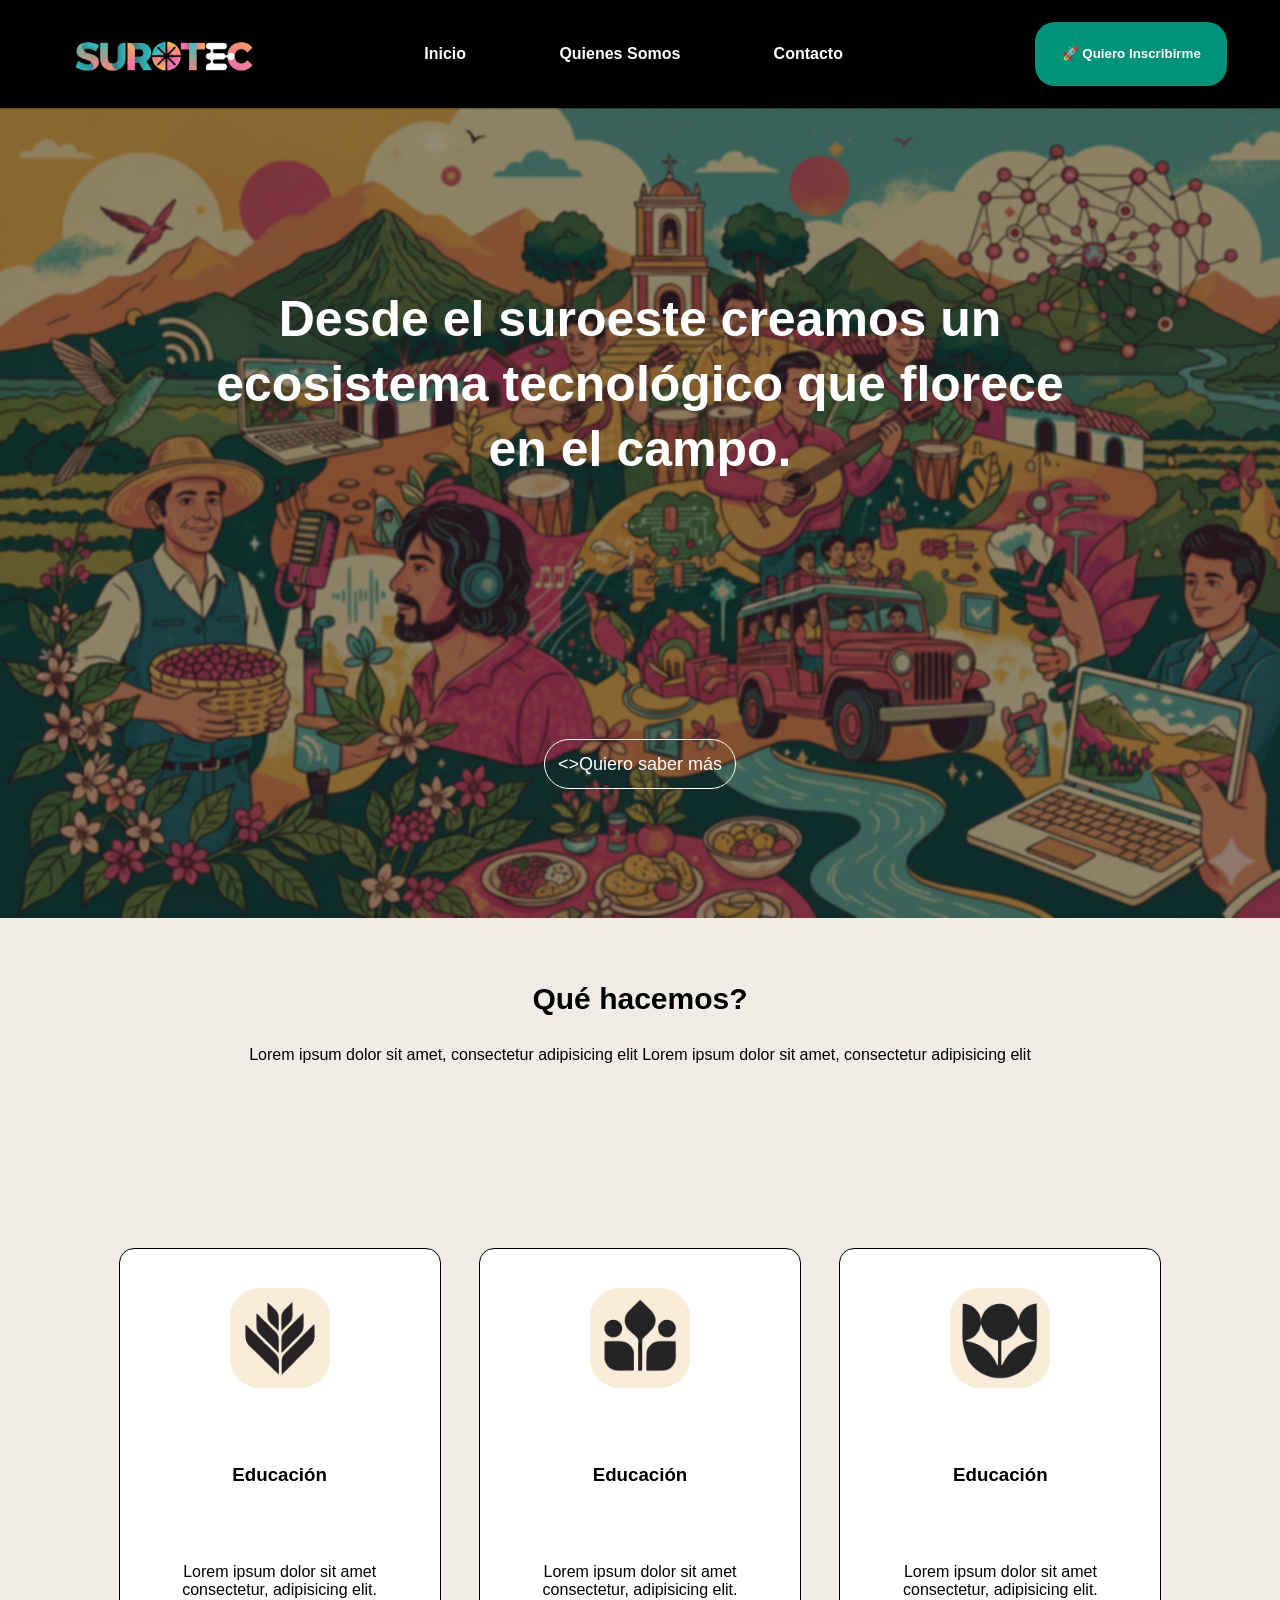
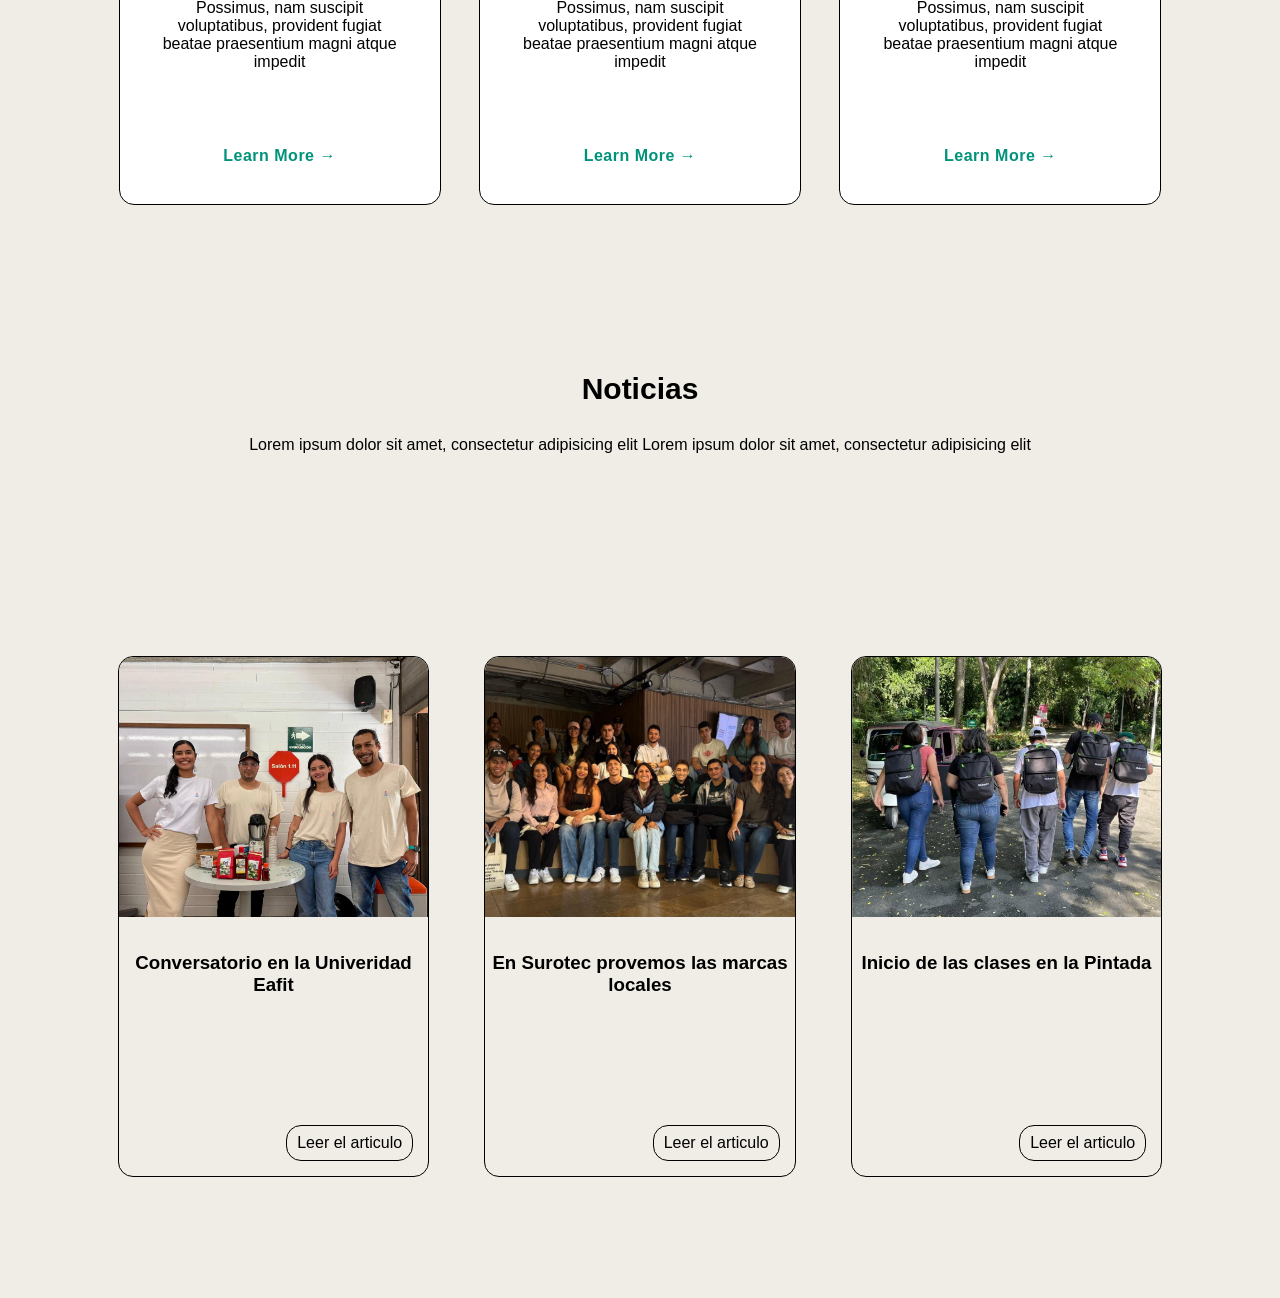
<file: index.html>
<!DOCTYPE html>
<html lang="en">

<head>
  <meta charset="UTF-8">
  <meta name="viewport" content="width=device-width, initial-scale=1.0">
  <link rel="stylesheet" href="/css/style.css">
  <title>Document</title>
</head>

<body>
  <nav class="nav">
    <img src="/img/logo.png" alt="Logo de la Marca" class="logo">
    <ul class="list-navbar">
      <li><a href="">Inicio</a></li>
      <li><a href="">Quienes Somos</a></li>
      <li><a href="">Contacto</a></li>
    </ul>
   <button class="button-login" onclick="window.location.href='login.html'">🚀 Quiero Inscribirme</button>

  </nav>
  <section class="presentation">
    <div class="container-text">
      <h1 class="text-principal">Desde el suroeste creamos un ecosistema tecnológico que florece en el campo.</h1>
    </div>
    <button class="button-section-information">
      <>Quiero saber más</a>
  </section>
  <main class="content-block">
    <section class="content-title">
      <h2>Qué hacemos?</h2>
      <p>Lorem ipsum dolor sit amet, consectetur adipisicing elit Lorem ipsum dolor sit amet, consectetur adipisicing
        elit</p>
    </section>
    <section class="content-targets">
      <section class="target target-one">
        <img src="/img/education.png" alt="logo Educacion" class="img-main">
        <h3>Educación</h3>
        <p class="description-main">Lorem ipsum dolor sit amet consectetur, adipisicing elit. Possimus, nam suscipit
          voluptatibus, provident fugiat beatae praesentium magni atque impedit</p>
        <a href="" class="link-main">Learn More →</a>
      </section>
      <section class="target target-two">
        <img src="/img/empleabilidad.png" alt="logo Empleabilidad" class="img-main">
        <h3>Educación</h3>
        <p class="description-main">Lorem ipsum dolor sit amet consectetur, adipisicing elit. Possimus, nam suscipit
          voluptatibus, provident fugiat beatae praesentium magni atque impedit</p>
        <a href="" class="link-main">Learn More →</a>
      </section>
      <section class="target target-three">
        <img src="/img/comunity.png" alt="logo Comunidad" class="img-main">
        <h3>Educación</h3>
        <p class="description-main">Lorem ipsum dolor sit amet consectetur, adipisicing elit. Possimus, nam suscipit
          voluptatibus, provident fugiat beatae praesentium magni atque impedit</p>
        <a href="" class="link-main">Learn More →</a>
      </section>
    </section>
    </section>
  </main>
  <section class="content-block">
    <section class="content-title">
      <h2>Noticias</h2>
      <p>Lorem ipsum dolor sit amet, consectetur adipisicing elit Lorem ipsum dolor sit amet, consectetur adipisicing
        elit</p>
    </section>
    <section class="content-targets container-news">
      <section id="target-news">
        <section class="container-img-news">
          <img src="/img/new-one.jpg" alt="">
        </section>
        <h3>Conversatorio en la Univeridad Eafit</h3>
        <a href="">Leer el articulo</a>
      </section>
      <section id="target-news">
        <section class="container-img-news">
          <img src="/img/news-teo.jpg" alt="">
        </section>
        <h3>En Surotec provemos las marcas locales</h3>
        <a href="">Leer el articulo</a>
      </section>
      <section id="target-news">
        <section class="container-img-news">
          <img src="/img/news-three.jpg" alt="">
        </section>
        <h3>Inicio de las clases en la Pintada</h3>
        <a href="">Leer el articulo</a>
      </section>
    </section>
  </section>
  </main>
</body>

</html>
</file>
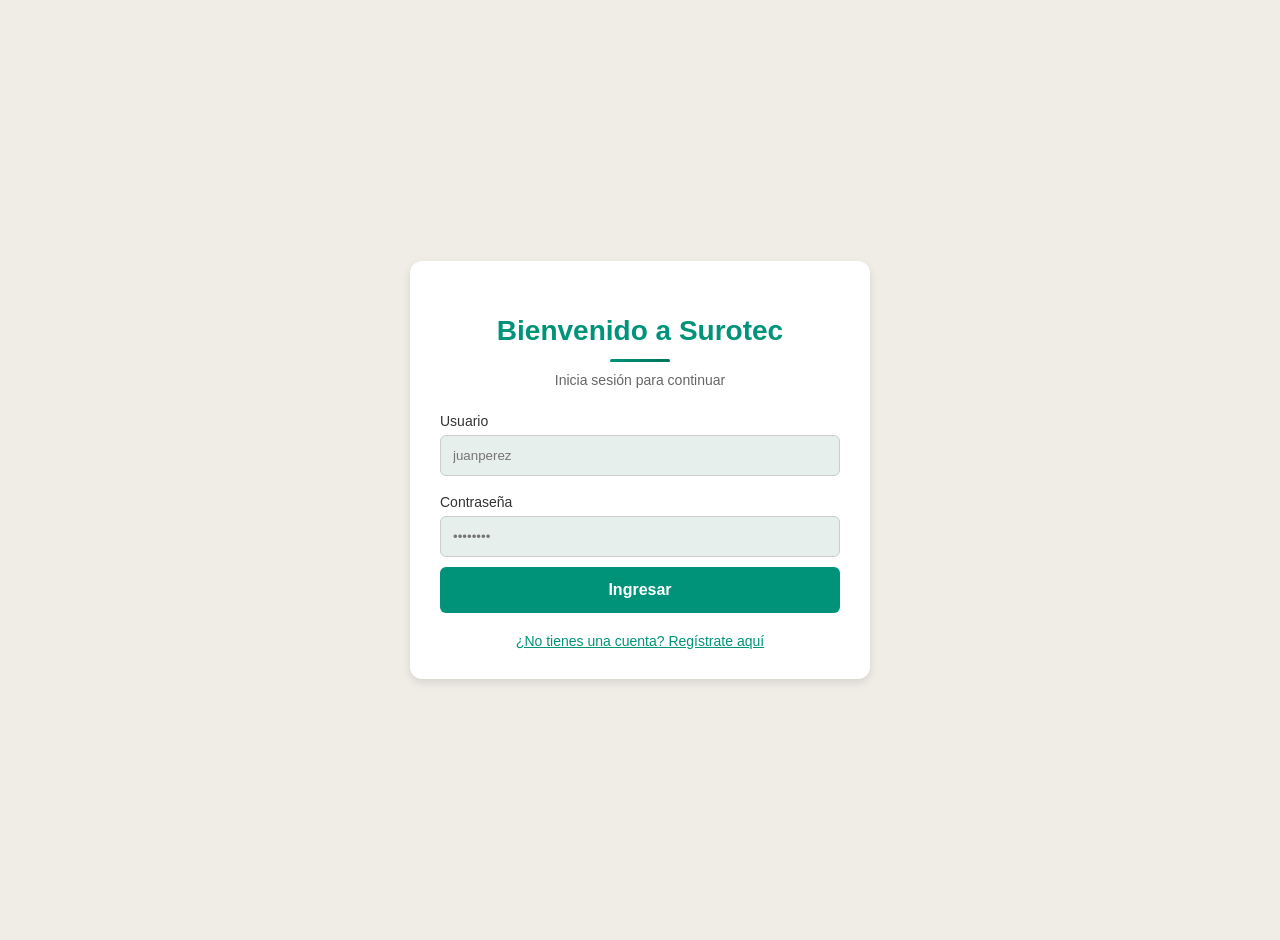
<file: login.html>
<!DOCTYPE html>
<html lang="es">
<head>
  <meta charset="UTF-8">
  <meta name="viewport" content="width=device-width, initial-scale=1.0">
  <title>Login - Surotec Academy</title>
  <link rel="stylesheet" href="./css/login.css">
</head>

<script src="/js/config.js" defer></script>
<script src="/js/login.js" defer></script>
<script src="/js/register.js" defer></script>
<script src="/js/toggleForms.js"></script>

<body>

  <div class="auth-container" id="loginContainer">
    <h2>Bienvenido a Surotec</h2>
    <p class="subtitle">Inicia sesión para continuar</p>
    <form id="loginForm">
      <div class="form-grid">
        <div class="form-group">
          <label for="loginUsername">Usuario</label>
          <input type="text" id="loginUsername" placeholder="juanperez" required>
        </div>
        <div class="form-group">
          <label for="loginPassword">Contraseña</label>
          <input type="password" id="loginPassword" placeholder="••••••••" required>
        </div>
      </div>
      <button type="submit">Ingresar</button>
    </form>
    <div class="toggle-form" onclick="toggleForm()">¿No tienes una cuenta? Regístrate aquí</div>
  </div>

  <!-- Register Form -->
  <div class="auth-container register" id="registerContainer" style="display: none;">
    <h2>Crear Cuenta</h2>
    <p class="subtitle">Completa tus datos para registrarte</p>
    <form id="registerForm">
      <div class="form-grid two-columns">
        <div class="form-group">
          <label for="registerDocumentType">Tipo de Documento</label>
          <select id="registerDocumentType" required>
            <option value="">Selecciona</option>
            <option value="CC">Cédula de Ciudadanía</option>
            <option value="TI">Tarjeta de Identidad</option>
            <option value="CE">Cédula de Extranjería</option>
            <option value="PAS">Pasaporte</option>
            <option value="RC">Registro Civil</option>
            <option value="NIT">NIT</option>
            <option value="PEP">Permiso Especial de Permanencia</option>
          </select>
        </div>
        <div class="form-group">
          <label for="registerDocumentNumber">Número de Documento</label>
          <input type="text" id="registerDocumentNumber" placeholder="123456789" required>
        </div>
        <div class="form-group">
          <label for="registerFirstName">Nombre</label>
          <input type="text" id="registerFirstName" placeholder="Juan" required>
        </div>
        <div class="form-group">
          <label for="registerLastName">Apellido</label>
          <input type="text" id="registerLastName" placeholder="Pérez" required>
        </div>
        <div class="form-group">
          <label for="registerUsername">Usuario</label>
          <input type="text" id="registerUsername" placeholder="juanperez" required>
        </div>
        <div class="form-group">
          <label for="registerEmail">Correo Electrónico</label>
          <input type="email" id="registerEmail" placeholder="juanperez@example.com" required>
        </div>
        <div class="form-group full-width">
          <label for="registerPassword">Contraseña</label>
          <input type="password" id="registerPassword" placeholder="••••••••" required>
        </div>
      </div>
      <button type="submit">Registrarse</button>
    </form>
    <p id="error-message" class="error"></p>
    <div class="toggle-form" onclick="toggleForm()">¿Ya tienes una cuenta? Inicia sesión aquí</div>
  </div>

</body>
</html>
</file>
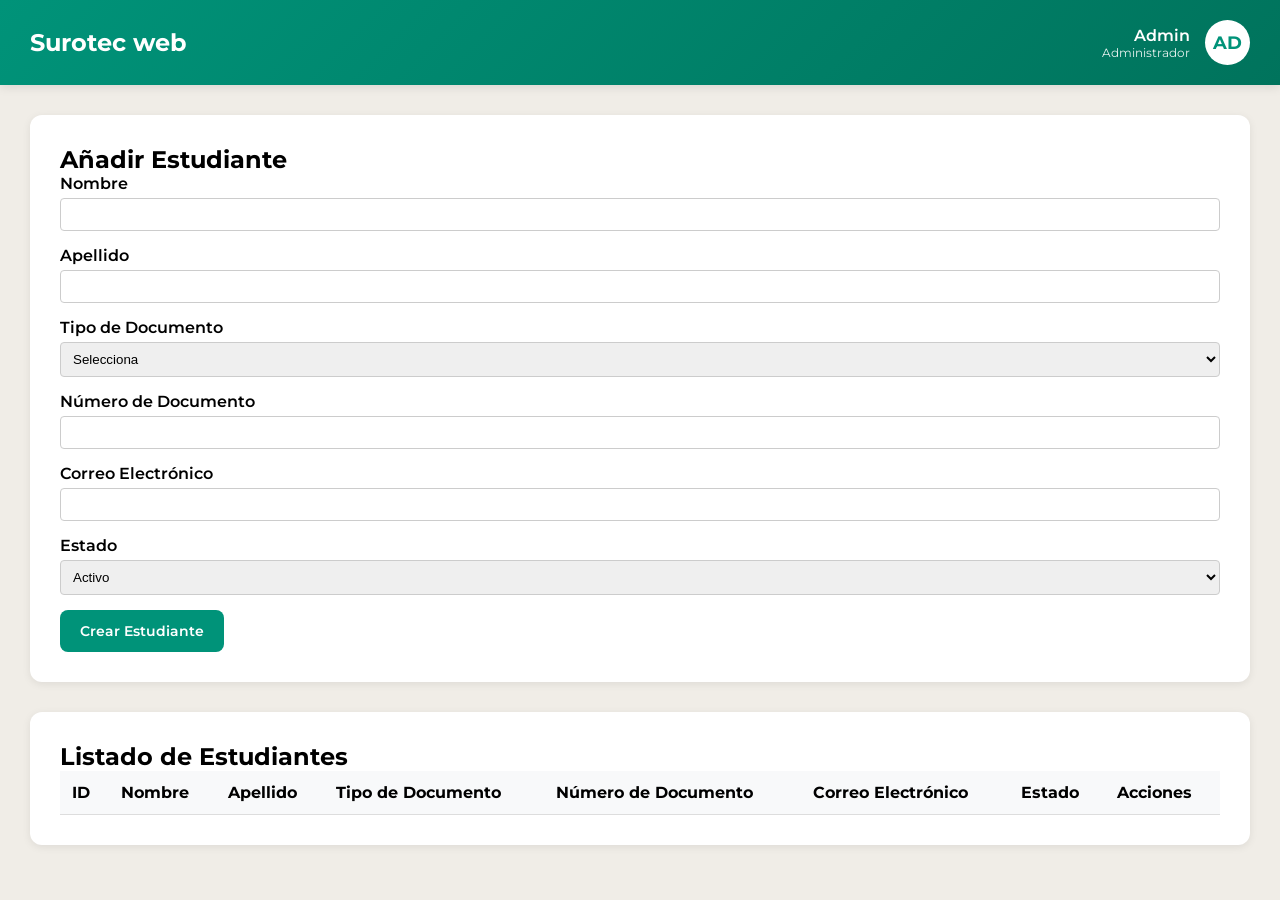
<file: student.html>
<!DOCTYPE html>
<html lang="es">

<head>
  <meta charset="UTF-8">
  <meta name="viewport" content="width=device-width, initial-scale=1.0">
  <title>Panel de Estudiantes - Surotec Academy</title>
  <link href="https://fonts.googleapis.com/css2?family=Montserrat:wght@400;500;600;700&display=swap" rel="stylesheet">

  <script src="/js/config.js" defer></script>  
  
  <style>
    * {
      margin: 0;
      padding: 0;
      box-sizing: border-box;
    }

    body {
      font-family: 'Montserrat', sans-serif;
      background-color: #f0ede7;
      min-height: 100vh;
    }

    /* Header */
    .header {
      background: linear-gradient(135deg, #009379 0%, #00735c 100%);
      color: white;
      padding: 20px 30px;
      box-shadow: 0 2px 10px rgba(0, 0, 0, 0.1);
    }

    .header-content {
      max-width: 1400px;
      margin: 0 auto;
      display: flex;
      justify-content: space-between;
      align-items: center;
    }

    .logo {
      font-size: 24px;
      font-weight: 700;
    }

    .user-info {
      display: flex;
      align-items: center;
      gap: 15px;
    }

    .user-avatar {
      width: 45px;
      height: 45px;
      border-radius: 50%;
      background-color: #fff;
      display: flex;
      align-items: center;
      justify-content: center;
      font-weight: 700;
      color: #009379;
      font-size: 18px;
    }

    .user-details {
      text-align: right;
    }

    .user-name {
      font-weight: 600;
      font-size: 16px;
    }

    .user-role {
      font-size: 12px;
      opacity: 0.9;
    }

    /* Main Container */
    .container {
      max-width: 1400px;
      margin: 30px auto;
      padding: 0 30px;
    }

    /* Welcome Section */
    .welcome-section {
      background: white;
      padding: 30px;
      border-radius: 12px;
      box-shadow: 0 2px 8px rgba(0, 0, 0, 0.08);
      margin-bottom: 30px;
    }

    .welcome-section h1 {
      color: #009379;
      font-size: 32px;
      margin-bottom: 10px;
    }

    .welcome-section p {
      color: #666;
      font-size: 16px;
    }

    .status-badge {
      display: inline-block;
      padding: 6px 16px;
      border-radius: 20px;
      font-size: 13px;
      font-weight: 600;
      margin-top: 10px;
    }

    .status-active {
      background-color: #d4edda;
      color: #155724;
    }

    .status-inactive {
      background-color: #f8d7da;
      color: #721c24;
    }

    .status-suspended {
      background-color: #fff3cd;
      color: #856404;
    }

    /* Stats Grid */
    .stats-grid {
      display: grid;
      grid-template-columns: repeat(auto-fit, minmax(250px, 1fr));
      gap: 20px;
      margin-bottom: 30px;
    }

    .stat-card {
      background: white;
      padding: 25px;
      border-radius: 12px;
      box-shadow: 0 2px 8px rgba(0, 0, 0, 0.08);
      transition: transform 0.3s ease, box-shadow 0.3s ease;
    }

    .stat-card:hover {
      transform: translateY(-5px);
      box-shadow: 0 4px 12px rgba(0, 0, 0, 0.12);
    }

    .stat-icon {
      width: 50px;
      height: 50px;
      border-radius: 10px;
      display: flex;
      align-items: center;
      justify-content: center;
      font-size: 24px;
      margin-bottom: 15px;
    }

    .stat-icon.courses {
      background-color: #e3f2fd;
      color: #1976d2;
    }

    .stat-icon.progress {
      background-color: #f3e5f5;
      color: #7b1fa2;
    }

    .stat-icon.certificates {
      background-color: #fff3e0;
      color: #f57c00;
    }

    .stat-icon.hours {
      background-color: #e8f5e9;
      color: #388e3c;
    }

    .stat-value {
      font-size: 32px;
      font-weight: 700;
      color: #009379;
      margin-bottom: 5px;
    }

    .stat-label {
      color: #666;
      font-size: 14px;
      font-weight: 500;
    }

    /* Content Grid */
    .content-grid {
      display: grid;
      grid-template-columns: 2fr 1fr;
      gap: 30px;
    }

    .section {
      background: white;
      padding: 25px;
      border-radius: 12px;
      box-shadow: 0 2px 8px rgba(0, 0, 0, 0.08);
    }

    .section-title {
      font-size: 20px;
      font-weight: 700;
      color: #333;
      margin-bottom: 20px;
      padding-bottom: 12px;
      border-bottom: 2px solid #f0ede7;
    }

    /* Course List */
    .course-item {
      padding: 18px;
      border: 1px solid #e0e0e0;
      border-radius: 8px;
      margin-bottom: 15px;
      transition: all 0.3s ease;
    }

    .course-item:hover {
      border-color: #009379;
      background-color: #f8fffe;
    }

    .course-header {
      display: flex;
      justify-content: space-between;
      align-items: center;
      margin-bottom: 10px;
    }

    .course-name {
      font-weight: 600;
      color: #333;
      font-size: 16px;
    }

    .course-progress {
      font-size: 14px;
      color: #009379;
      font-weight: 600;
    }

    .progress-bar {
      height: 8px;
      background-color: #e0e0e0;
      border-radius: 4px;
      overflow: hidden;
      margin-top: 8px;
    }

    .progress-fill {
      height: 100%;
      background: linear-gradient(90deg, #009379, #00b894);
      transition: width 0.3s ease;
    }

    /* Student Info */
    .info-row {
      display: flex;
      justify-content: space-between;
      padding: 12px 0;
      border-bottom: 1px solid #f0ede7;
    }

    .info-row:last-child {
      border-bottom: none;
    }

    .info-label {
      font-weight: 600;
      color: #666;
      font-size: 14px;
    }

    .info-value {
      color: #333;
      font-size: 14px;
    }

    /* Action Buttons */
    .action-buttons {
      display: grid;
      gap: 10px;
      margin-top: 20px;
    }

    .btn {
      padding: 12px 20px;
      border: none;
      border-radius: 8px;
      font-weight: 600;
      font-size: 14px;
      cursor: pointer;
      transition: all 0.3s ease;
      text-align: center;
      font-family: 'Montserrat', sans-serif;
    }

    .btn-primary {
      background-color: #009379;
      color: white;
    }

    .btn-primary:hover {
      background-color: #00735c;
    }

    .btn-secondary {
      background-color: #f0ede7;
      color: #333;
    }

    .btn-secondary:hover {
      background-color: #e0ddd7;
    }

    .btn-danger {
      background-color: #dc3545;
      color: white;
    }

    .btn-danger:hover {
      background-color: #c82333;
    }

    /* Forms */
    .form-container {
      background: white;
      padding: 30px;
      border-radius: 12px;
      box-shadow: 0 2px 8px rgba(0, 0, 0, 0.08);
      margin-bottom: 30px;
    }

    .form-group {
      margin-bottom: 15px;
    }

    .form-group label {
      display: block;
      margin-bottom: 5px;
      font-weight: 600;
    }

    .form-group input,
    .form-group textarea,
    .form-group select {
      width: 100%;
      padding: 8px;
      border: 1px solid #ccc;
      border-radius: 4px;
      box-sizing: border-box;
    }

    /* Table */
    .table-container {
      background: white;
      padding: 30px;
      border-radius: 12px;
      box-shadow: 0 2px 8px rgba(0, 0, 0, 0.08);
    }

    table {
      width: 100%;
      border-collapse: collapse;
    }

    th, td {
      padding: 12px;
      text-align: left;
      border-bottom: 1px solid #ddd;
    }

    th {
      background-color: #f8f9fa;
    }

    tr:hover {
      background-color: #f1f1f1;
    }

    /* Responsive */
    @media (max-width: 1024px) {
      .content-grid {
        grid-template-columns: 1fr;
      }
    }

    @media (max-width: 768px) {
      .header-content {
        flex-direction: column;
        gap: 15px;
        text-align: center;
      }

      .user-details {
        text-align: center;
      }

      .container {
        padding: 0 15px;
      }

      .stats-grid {
        grid-template-columns: 1fr;
      }

      .welcome-section h1 {
        font-size: 24px;
      }
    }
  </style>
</head>

<body>
  <!-- Header -->
  <header class="header">
    <div class="header-content">
      <div class="logo">Surotec web</div>
      <div class="user-info">
        <div class="user-details">
          <div class="user-name">Admin</div>
          <div class="user-role">Administrador</div>
        </div>
        <div class="user-avatar">AD</div>
      </div>
    </header>

  <!-- Main Container -->
  <div class="container">
    <!-- Create Student Form -->
    <div class="form-container">
      <h2>Añadir Estudiante</h2>
      <form id="createStudentForm">
        <div class="form-group">
          <label for="firstName">Nombre</label>
          <input type="text" id="firstName" name="firstName" required>
        </div>
        <div class="form-group">
          <label for="lastName">Apellido</label>
          <input type="text" id="lastName" name="lastName" required>
        </div>
        <div class="form-group">
          <label for="documentType">Tipo de Documento</label>
          <select id="documentType" name="documentType" required>
            <option value="">Selecciona</option>
            <option value="CC">Cédula de Ciudadanía</option>
            <option value="TI">Tarjeta de Identidad</option>
            <option value="CE">Cédula de Extranjería</option>
            <option value="PAS">Pasaporte</option>
            <option value="RC">Registro Civil</option>
            <option value="NIT">NIT</option>
            <option value="PEP">Permiso Especial de Permanencia</option>
          </select>
        </div>
        <div class="form-group">
          <label for="documentNumber">Número de Documento</label>
          <input type="text" id="documentNumber" name="documentNumber" required>
        </div>
        <div class="form-group">
          <label for="email">Correo Electrónico</label>
          <input type="email" id="email" name="email" required>
        </div>
        <div class="form-group">
          <label for="status">Estado</label>
          <select id="status" name="status" required>
            <option value="ACTIVE">Activo</option>
            <option value="INACTIVE">Inactivo</option>
            <option value="SUSPENDED">Suspendido</option>
          </select>
        </div>
        <button type="submit" class="btn btn-primary">Crear Estudiante</button>
      </form>
    </div>

    <!-- Update Student Form -->
    <div class="form-container" id="updateStudentFormContainer" style="display: none;">
      <h2>Actualizar Estudiante</h2>
      <form id="updateStudentForm">
        <input type="hidden" id="updateStudentId" name="updateStudentId">
        <div class="form-group">
          <label for="updateFirstName">Nombre</label>
          <input type="text" id="updateFirstName" name="updateFirstName" required>
        </div>
        <div class="form-group">
          <label for="updateLastName">Apellido</label>
          <input type="text" id="updateLastName" name="updateLastName" required>
        </div>
        <div class="form-group">
          <label for="updateDocumentType">Tipo de Documento</label>
          <select id="updateDocumentType" name="updateDocumentType" required>
            <option value="">Selecciona</option>
            <option value="CC">Cédula de Ciudadanía</option>
            <option value="TI">Tarjeta de Identidad</option>
            <option value="CE">Cédula de Extranjería</option>
            <option value="PAS">Pasaporte</option>
            <option value="RC">Registro Civil</option>
            <option value="NIT">NIT</option>
            <option value="PEP">Permiso Especial de Permanencia</option>
          </select>
        </div>
        <div class="form-group">
          <label for="updateDocumentNumber">Número de Documento</label>
          <input type="text" id="updateDocumentNumber" name="updateDocumentNumber" required>
        </div>
        <div class="form-group">
          <label for="updateEmail">Correo Electrónico</label>
          <input type="email" id="updateEmail" name="updateEmail" required>
        </div>
        <div class="form-group">
          <label for="updateStatus">Estado</label>
          <select id="updateStatus" name="updateStatus" required>
            <option value="ACTIVE">Activo</option>
            <option value="INACTIVE">Inactivo</option>
            <option value="SUSPENDED">Suspendido</option>
          </select>
        </div>
        <button type="submit" class="btn btn-primary">Actualizar Estudiante</button>
        <button type="button" class="btn btn-danger" onclick="cancelUpdate()">Cancelar</button>
      </form>
    </div>

    <!-- Students Table -->
    <div class="table-container">
      <h2>Listado de Estudiantes</h2>
      <table id="studentsTable">
        <thead>
          <tr>
            <th>ID</th>
            <th>Nombre</th>
            <th>Apellido</th>
            <th>Tipo de Documento</th>
            <th>Número de Documento</th>
            <th>Correo Electrónico</th>
            <th>Estado</th>
            <th>Acciones</th>
          </tr>
        </thead>
        <tbody>
          <!-- Student rows will be inserted here -->
        </tbody>
      </table>
    </div>
  </div>

  <script>
    const apiUrl = 'http://localhost:8080/students';

    // Fetch and display students
    async function fetchStudents() {
      try {
        const response = await fetch(apiUrl);
        if (!response.ok) throw new Error('Network response was not ok');
        const studentsList = await response.json();
        displayStudents(studentsList);
      } catch (error) {
        console.error('Error fetching students:', error);
      }
    }

    // Display students in the table
    function displayStudents(studentsList) {
      const tableBody = document.querySelector('#studentsTable tbody');
      tableBody.innerHTML = '';
      studentsList.forEach(student => {
        const row = document.createElement('tr');
        row.innerHTML = `
          <td>${student.idStudent}</td>
          <td>${student.userDto.firstName}</td>
          <td>${student.userDto.lastName}</td>
          <td>${student.userDto.documentType}</td>
          <td>${student.userDto.documentNumber}</td>
          <td>${student.userDto.email}</td>
          <td>${student.status}</td>
          <td>
            <button class="btn btn-primary" onclick="editStudent(${student.idStudent})">Editar</button>
            <button class="btn btn-danger" onclick="deleteStudent(${student.idStudent})">Eliminar</button>
          </td>
        `;
        tableBody.appendChild(row);
      });
    }

    // Create a new student
    document.getElementById('createStudentForm').addEventListener('submit', async (event) => {
      event.preventDefault();
      const formData = new FormData(event.target);
      const studentData = {
        firstName: formData.get('firstName'),
        lastName: formData.get('lastName'),
        documentType: formData.get('documentType'),
        documentNumber: formData.get('documentNumber'),
        email: formData.get('email'),
        status: formData.get('status'),
      };

      try {
        const response = await fetch(`${apiBaseUrl}/students`, {
          method: 'POST',
          headers: {
            'Content-Type': 'application/json',
          },
          body: JSON.stringify(studentData),
        });
        if (!response.ok) throw new Error('Network response was not ok');
        fetchStudents();
        event.target.reset();
      } catch (error) {
        console.error('Error creating student:', error);
      }
    });

    // Edit a student
    async function editStudent(id) {
      try {
        const response = await fetch(`${apiUrl}/${id}`);
        if (!response.ok) throw new Error('Network response was not ok');
        const student = await response.json();
        document.getElementById('updateStudentId').value = student.idStudent;
        document.getElementById('updateFirstName').value = student.userDto.firstName;
        document.getElementById('updateLastName').value = student.userDto.lastName;
        document.getElementById('updateDocumentType').value = student.userDto.documentType;
        document.getElementById('updateDocumentNumber').value = student.userDto.documentNumber;
        document.getElementById('updateEmail').value = student.userDto.email;
        document.getElementById('updateStatus').value = student.status;
        document.getElementById('createStudentFormContainer').style.display = 'none';
        document.getElementById('updateStudentFormContainer').style.display = 'block';
      } catch (error) {
        console.error('Error fetching student:', error);
      }
    }

    // Update a student
    document.getElementById('updateStudentForm').addEventListener('submit', async (event) => {
      event.preventDefault();
      const formData = new FormData(event.target);
      const studentData = {
        idStudent: parseInt(formData.get('updateStudentId')),
        firstName: formData.get('updateFirstName'),
        lastName: formData.get('updateLastName'),
        documentType: formData.get('updateDocumentType'),
        documentNumber: formData.get('updateDocumentNumber'),
        email: formData.get('updateEmail'),
        status: formData.get('updateStatus'),
      };

      try {
        const response = await fetch(`${apiUrl}/${studentData.idStudent}`, {
          method: 'PUT',
          headers: {
            'Content-Type': 'application/json',
          },
          body: JSON.stringify(studentData),
        });
        if (!response.ok) throw new Error('Network response was not ok');
        fetchStudents();
        cancelUpdate();
      } catch (error) {
        console.error('Error updating student:', error);
      }
    });

    // Cancel update
    function cancelUpdate() {
      document.getElementById('createStudentFormContainer').style.display = 'block';
      document.getElementById('updateStudentFormContainer').style.display = 'none';
    }

    // Delete a student
    async function deleteStudent(id) {
      if (confirm('¿Estás seguro de que quieres eliminar este estudiante?')) {
        try {
          const response = await fetch(`${apiUrl}/${id}`, {
            method: 'DELETE',
          });
          if (!response.ok) throw new Error('Network response was not ok');
          fetchStudents();
        } catch (error) {
          console.error('Error deleting student:', error);
        }
      }
    }

    // Initial fetch
    fetchStudents();
  </script>
</body>

</html>
</file>
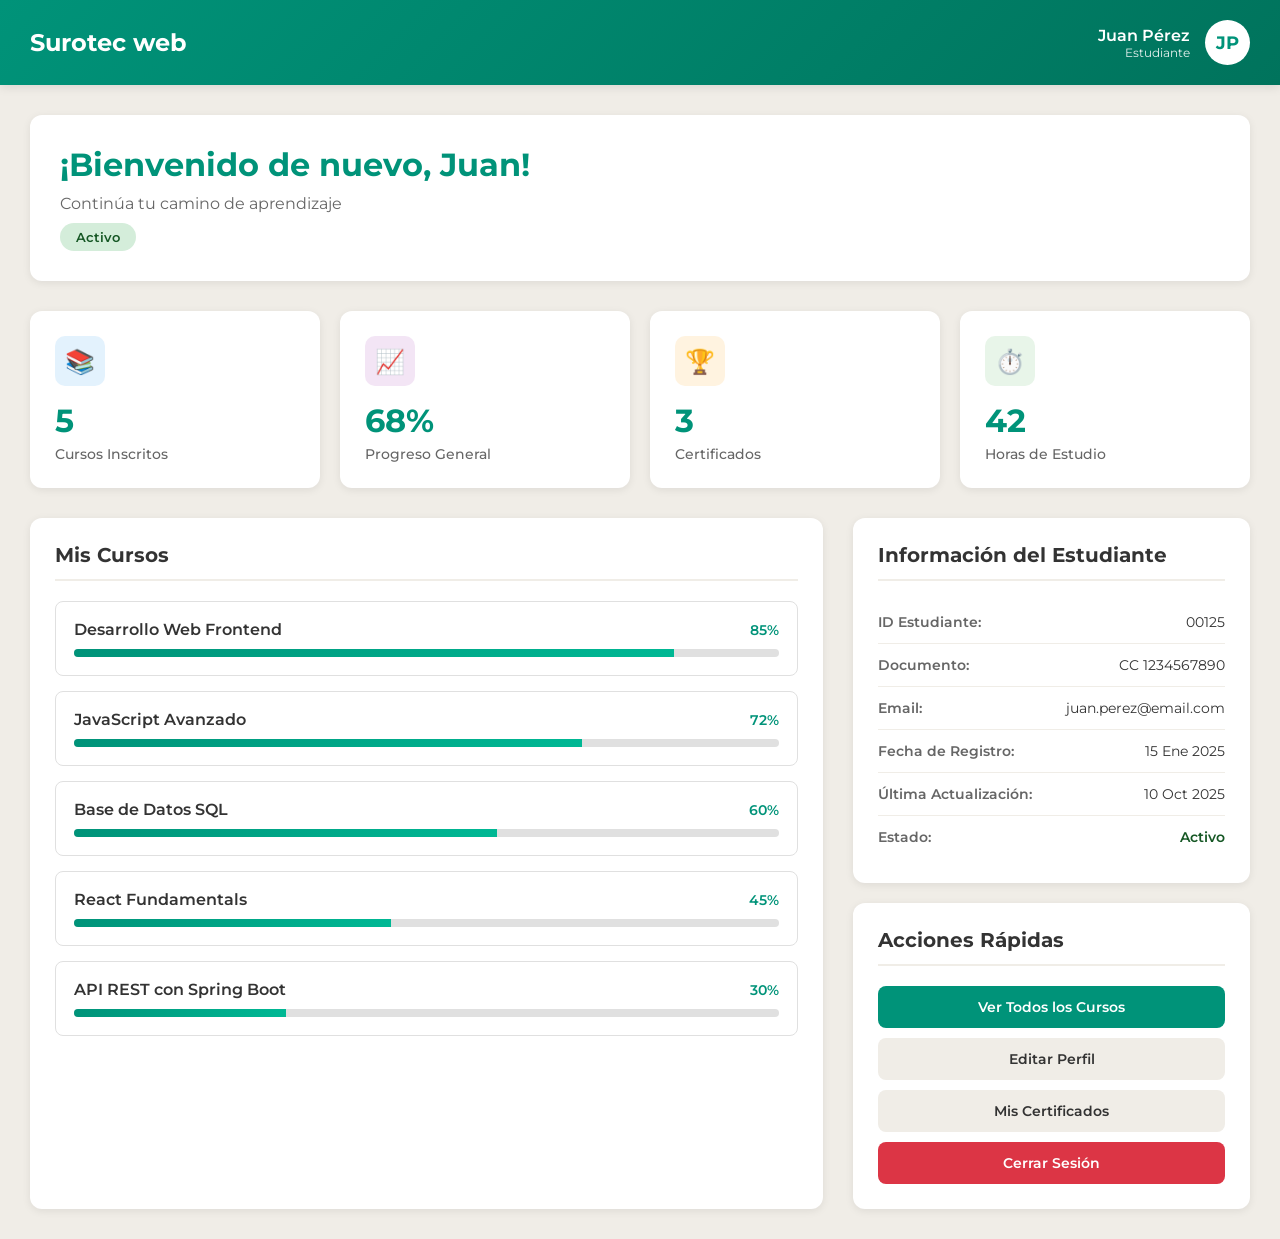
<file: student2.html>
<!DOCTYPE html>
<html lang="es">

<head>
  <meta charset="UTF-8">
  <meta name="viewport" content="width=device-width, initial-scale=1.0">
  <title>Panel de Estudiante - Surotec Academy</title>
  <link href="https://fonts.googleapis.com/css2?family=Montserrat:wght@400;500;600;700&display=swap" rel="stylesheet">
  <style>
    * {
      margin: 0;
      padding: 0;
      box-sizing: border-box;
    }

    body {
      font-family: 'Montserrat', sans-serif;
      background-color: #f0ede7;
      min-height: 100vh;
    }

    /* Header */
    .header {
      background: linear-gradient(135deg, #009379 0%, #00735c 100%);
      color: white;
      padding: 20px 30px;
      box-shadow: 0 2px 10px rgba(0, 0, 0, 0.1);
    }

    .header-content {
      max-width: 1400px;
      margin: 0 auto;
      display: flex;
      justify-content: space-between;
      align-items: center;
    }

    .logo {
      font-size: 24px;
      font-weight: 700;
    }

    .user-info {
      display: flex;
      align-items: center;
      gap: 15px;
    }

    .user-avatar {
      width: 45px;
      height: 45px;
      border-radius: 50%;
      background-color: #fff;
      display: flex;
      align-items: center;
      justify-content: center;
      font-weight: 700;
      color: #009379;
      font-size: 18px;
    }

    .user-details {
      text-align: right;
    }

    .user-name {
      font-weight: 600;
      font-size: 16px;
    }

    .user-role {
      font-size: 12px;
      opacity: 0.9;
    }

    /* Main Container */
    .container {
      max-width: 1400px;
      margin: 30px auto;
      padding: 0 30px;
    }

    /* Welcome Section */
    .welcome-section {
      background: white;
      padding: 30px;
      border-radius: 12px;
      box-shadow: 0 2px 8px rgba(0, 0, 0, 0.08);
      margin-bottom: 30px;
    }

    .welcome-section h1 {
      color: #009379;
      font-size: 32px;
      margin-bottom: 10px;
    }

    .welcome-section p {
      color: #666;
      font-size: 16px;
    }

    .status-badge {
      display: inline-block;
      padding: 6px 16px;
      border-radius: 20px;
      font-size: 13px;
      font-weight: 600;
      margin-top: 10px;
    }

    .status-active {
      background-color: #d4edda;
      color: #155724;
    }

    .status-inactive {
      background-color: #f8d7da;
      color: #721c24;
    }

    .status-suspended {
      background-color: #fff3cd;
      color: #856404;
    }

    /* Stats Grid */
    .stats-grid {
      display: grid;
      grid-template-columns: repeat(auto-fit, minmax(250px, 1fr));
      gap: 20px;
      margin-bottom: 30px;
    }

    .stat-card {
      background: white;
      padding: 25px;
      border-radius: 12px;
      box-shadow: 0 2px 8px rgba(0, 0, 0, 0.08);
      transition: transform 0.3s ease, box-shadow 0.3s ease;
    }

    .stat-card:hover {
      transform: translateY(-5px);
      box-shadow: 0 4px 12px rgba(0, 0, 0, 0.12);
    }

    .stat-icon {
      width: 50px;
      height: 50px;
      border-radius: 10px;
      display: flex;
      align-items: center;
      justify-content: center;
      font-size: 24px;
      margin-bottom: 15px;
    }

    .stat-icon.courses {
      background-color: #e3f2fd;
      color: #1976d2;
    }

    .stat-icon.progress {
      background-color: #f3e5f5;
      color: #7b1fa2;
    }

    .stat-icon.certificates {
      background-color: #fff3e0;
      color: #f57c00;
    }

    .stat-icon.hours {
      background-color: #e8f5e9;
      color: #388e3c;
    }

    .stat-value {
      font-size: 32px;
      font-weight: 700;
      color: #009379;
      margin-bottom: 5px;
    }

    .stat-label {
      color: #666;
      font-size: 14px;
      font-weight: 500;
    }

    /* Content Grid */
    .content-grid {
      display: grid;
      grid-template-columns: 2fr 1fr;
      gap: 30px;
    }

    .section {
      background: white;
      padding: 25px;
      border-radius: 12px;
      box-shadow: 0 2px 8px rgba(0, 0, 0, 0.08);
    }

    .section-title {
      font-size: 20px;
      font-weight: 700;
      color: #333;
      margin-bottom: 20px;
      padding-bottom: 12px;
      border-bottom: 2px solid #f0ede7;
    }

    /* Course List */
    .course-item {
      padding: 18px;
      border: 1px solid #e0e0e0;
      border-radius: 8px;
      margin-bottom: 15px;
      transition: all 0.3s ease;
    }

    .course-item:hover {
      border-color: #009379;
      background-color: #f8fffe;
    }

    .course-header {
      display: flex;
      justify-content: space-between;
      align-items: center;
      margin-bottom: 10px;
    }

    .course-name {
      font-weight: 600;
      color: #333;
      font-size: 16px;
    }

    .course-progress {
      font-size: 14px;
      color: #009379;
      font-weight: 600;
    }

    .progress-bar {
      height: 8px;
      background-color: #e0e0e0;
      border-radius: 4px;
      overflow: hidden;
      margin-top: 8px;
    }

    .progress-fill {
      height: 100%;
      background: linear-gradient(90deg, #009379, #00b894);
      transition: width 0.3s ease;
    }

    /* Student Info */
    .info-row {
      display: flex;
      justify-content: space-between;
      padding: 12px 0;
      border-bottom: 1px solid #f0ede7;
    }

    .info-row:last-child {
      border-bottom: none;
    }

    .info-label {
      font-weight: 600;
      color: #666;
      font-size: 14px;
    }

    .info-value {
      color: #333;
      font-size: 14px;
    }

    /* Action Buttons */
    .action-buttons {
      display: grid;
      gap: 10px;
      margin-top: 20px;
    }

    .btn {
      padding: 12px 20px;
      border: none;
      border-radius: 8px;
      font-weight: 600;
      font-size: 14px;
      cursor: pointer;
      transition: all 0.3s ease;
      text-align: center;
      font-family: 'Montserrat', sans-serif;
    }

    .btn-primary {
      background-color: #009379;
      color: white;
    }

    .btn-primary:hover {
      background-color: #00735c;
    }

    .btn-secondary {
      background-color: #f0ede7;
      color: #333;
    }

    .btn-secondary:hover {
      background-color: #e0ddd7;
    }

    .btn-danger {
      background-color: #dc3545;
      color: white;
    }

    .btn-danger:hover {
      background-color: #c82333;
    }

    /* Responsive */
    @media (max-width: 1024px) {
      .content-grid {
        grid-template-columns: 1fr;
      }
    }

    @media (max-width: 768px) {
      .header-content {
        flex-direction: column;
        gap: 15px;
        text-align: center;
      }

      .user-details {
        text-align: center;
      }

      .container {
        padding: 0 15px;
      }

      .stats-grid {
        grid-template-columns: 1fr;
      }

      .welcome-section h1 {
        font-size: 24px;
      }
    }
  </style>
</head>

<body>
  <!-- Header -->
  <header class="header">
    <div class="header-content">
      <div class="logo">Surotec web</div>
      <div class="user-info">
        <div class="user-details">
          <div class="user-name">Juan Pérez</div>
          <div class="user-role">Estudiante</div>
        </div>
        <div class="user-avatar">JP</div>
      </div>
    </div>
  </header>

  <!-- Main Container -->
  <div class="container">
    <!-- Welcome Section -->
    <div class="welcome-section">
      <h1>¡Bienvenido de nuevo, Juan!</h1>
      <p>Continúa tu camino de aprendizaje</p>
      <span class="status-badge status-active">Activo</span>
    </div>

    <!-- Stats Grid -->
    <div class="stats-grid">
      <div class="stat-card">
        <div class="stat-icon courses">📚</div>
        <div class="stat-value">5</div>
        <div class="stat-label">Cursos Inscritos</div>
      </div>
      <div class="stat-card">
        <div class="stat-icon progress">📈</div>
        <div class="stat-value">68%</div>
        <div class="stat-label">Progreso General</div>
      </div>
      <div class="stat-card">
        <div class="stat-icon certificates">🏆</div>
        <div class="stat-value">3</div>
        <div class="stat-label">Certificados</div>
      </div>
      <div class="stat-card">
        <div class="stat-icon hours">⏱️</div>
        <div class="stat-value">42</div>
        <div class="stat-label">Horas de Estudio</div>
      </div>
    </div>

    <!-- Content Grid -->
    <div class="content-grid">
      <!-- Courses Section -->
      <div class="section">
        <h2 class="section-title">Mis Cursos</h2>
        
        <div class="course-item">
          <div class="course-header">
            <div class="course-name">Desarrollo Web Frontend</div>
            <div class="course-progress">85%</div>
          </div>
          <div class="progress-bar">
            <div class="progress-fill" style="width: 85%"></div>
          </div>
        </div>

        <div class="course-item">
          <div class="course-header">
            <div class="course-name">JavaScript Avanzado</div>
            <div class="course-progress">72%</div>
          </div>
          <div class="progress-bar">
            <div class="progress-fill" style="width: 72%"></div>
          </div>
        </div>

        <div class="course-item">
          <div class="course-header">
            <div class="course-name">Base de Datos SQL</div>
            <div class="course-progress">60%</div>
          </div>
          <div class="progress-bar">
            <div class="progress-fill" style="width: 60%"></div>
          </div>
        </div>

        <div class="course-item">
          <div class="course-header">
            <div class="course-name">React Fundamentals</div>
            <div class="course-progress">45%</div>
          </div>
          <div class="progress-bar">
            <div class="progress-fill" style="width: 45%"></div>
          </div>
        </div>

        <div class="course-item">
          <div class="course-header">
            <div class="course-name">API REST con Spring Boot</div>
            <div class="course-progress">30%</div>
          </div>
          <div class="progress-bar">
            <div class="progress-fill" style="width: 30%"></div>
          </div>
        </div>
      </div>

      <!-- Student Info Section -->
      <div>
        <div class="section">
          <h2 class="section-title">Información del Estudiante</h2>
          <div class="info-row">
            <span class="info-label">ID Estudiante:</span>
            <span class="info-value">00125</span>
          </div>
          <div class="info-row">
            <span class="info-label">Documento:</span>
            <span class="info-value">CC 1234567890</span>
          </div>
          <div class="info-row">
            <span class="info-label">Email:</span>
            <span class="info-value">juan.perez@email.com</span>
          </div>
          <div class="info-row">
            <span class="info-label">Fecha de Registro:</span>
            <span class="info-value">15 Ene 2025</span>
          </div>
          <div class="info-row">
            <span class="info-label">Última Actualización:</span>
            <span class="info-value">10 Oct 2025</span>
          </div>
          <div class="info-row">
            <span class="info-label">Estado:</span>
            <span class="info-value" style="color: #155724; font-weight: 600;">Activo</span>
          </div>
        </div>

        <div class="section" style="margin-top: 20px;">
          <h2 class="section-title">Acciones Rápidas</h2>
          <div class="action-buttons">
            <button class="btn btn-primary">Ver Todos los Cursos</button>
            <button class="btn btn-secondary">Editar Perfil</button>
            <button class="btn btn-secondary">Mis Certificados</button>
            <button class="btn btn-danger">Cerrar Sesión</button>
          </div>
        </div>
      </div>
    </div>
  </div>

  <script>
    // Simulación de datos dinámicos
    const studentData = {
      id: 1,
      status: 'ACTIVE',
      dateCreate: '2025-01-15T10:30:00',
      dateUpdate: '2025-10-10T14:20:00',
      user: {
        firstName: 'Juan',
        lastName: 'Pérez',
        documentType: 'CC',
        documentNumber: '1234567890',
        email: 'juan.perez@email.com'
      }
    };

    // Función para formatear fechas
    function formatDate(dateString) {
      const date = new Date(dateString);
      const options = { day: '2-digit', month: 'short', year: 'numeric' };
      return date.toLocaleDateString('es-ES', options);
    }

    // Botones interactivos
    document.querySelectorAll('.btn').forEach(btn => {
      btn.addEventListener('click', function() {
        const action = this.textContent.trim();
        alert(`Acción: ${action}`);
      });
    });

    // Animación de barras de progreso al cargar
    window.addEventListener('load', () => {
      document.querySelectorAll('.progress-fill').forEach(bar => {
        const width = bar.style.width;
        bar.style.width = '0%';
        setTimeout(() => {
          bar.style.width = width;
        }, 100);
      });
    });
  </script>
</body>

</html>
</file>
<file: css/style.css>
* {
  padding: 0;
  margin: 0;
}

body {
  display: flex;
  flex-direction: column;
}

.nav {
  width: 100%;
  height: 12vh;
  display: flex;
  background-color: black;
  justify-content: space-around;
  align-items: center;
}

.list-navbar {
  height: 50%;
  width: 40%;
  display: flex;
  justify-content: space-around;
  align-items: center;
  list-style: none;
}

.logo {
  height: 50%;
}

.list-navbar a {
  text-decoration: none;
  font-family: sans-serif;
  color: rgb(255, 255, 255);
  font-weight: 600;
}

.list-navbar a:hover {
  transition: calc(0.3s);
  color: #009379;
}

.button-login {
  width: 15%;
  height: 60%;
  background-color: #009379;
  color: white;
  font-weight: 700;
  margin-left: 40px;
  padding: 10px 20px;
  border-radius: 20px;
  border-style: none;
  cursor: pointer;
}

.presentation {
  position: relative;
  background-image: url(/img/Fondo_principal.png);
  background-repeat: no-repeat;
  background-size: cover;
  background-position: center center;
  width: 100%;
  height: 90vh;
  color: white;
  display: flex;
  flex-direction: column;
  justify-content: space-around;
  align-items: center;
  overflow: hidden;
}

.presentation::before {
  content: "";
  position: absolute;
  top: 0;
  left: 0;
  width: 100%;
  height: 100%;
  background: rgba(0, 0, 0, 0.4);
  backdrop-filter: blur(1px);
  z-index: 1;
}

.container-text {
  display: flex;
  justify-content: center;
}

.text-principal {
  width: 850px;
  font-family: sans-serif;
  line-height: 1.3;
  font-size: 50px;
  font-weight: 800;
  text-align: center;
  margin-top: 50px;
}

.presentation h1,
.presentation p {
  position: relative;
  z-index: 2;
}

.button-section-information {
  cursor: pointer;
  color: white;
  font-size: large;
  height: 50px;
  width: 15%;
  background-color: rgba(0, 128, 0, 0);
  border: 1px solid white;
  border-radius: 50px;
  z-index: 3;
}

.button-section-information:hover {
  transition: calc(0.6s);
  background-color: rgba(225, 230, 225, 0.103);
  transform: scale(1.1);
}

/* Seccion de que hacemos */

.content-block {
  background-color: #f0ede7;
  height: 110vh;
  display: flex;
  flex-direction: column;
  align-items: center;
  font-family: sans-serif;
}

.content-title {
  height: 20%;
  display: flex;
  flex-direction: column;
  align-items: center;
  gap: 30px;
  margin-top: 5%;
}

.content-title h2 {
  font-family: sans-serif;
  font-weight: 800;
  font-size: 30px;
}

.content-targets {
  height: 70%;
  display: flex;
  justify-content: center;
  align-items: center;
  gap: 3%;
}

.target {
  height: 80%;
  width: 25%;
  background-color: #ffffff;
  display: flex;
  justify-content: space-around;
  flex-direction: column;
  align-items: center;
  border-radius: 15px;
  border: solid 1px black;
}

.link-main {
  text-decoration: none;
  font-weight: 600;
  color: #009379;
  letter-spacing: 0.5px;
}

.description-main {
  width: 80%;
  text-align: center;
}

.img-main {
  width: 100px;
  border-radius: 30px;
}

/* Seccion de Noticias */

.container-news {
  gap: 5%;
}

#target-news {
  height: 75%;
  width: 28%;
  display: flex;
  flex-direction: column;
  align-items: center;
  gap: 5%;
  text-align: center;
  border-radius: 15px;
  border: solid 1px black;
  position: relative;
  overflow: hidden;
}

#target-news h3 {
  font-weight: 700;
  margin-top: 10px;
}

#target-news a {
  position: absolute;
  bottom: 15px;
  right: 15px;
  border: 1px solid black;
  color: rgb(0, 0, 0);
  font-weight: 500;
  text-decoration: none;
  padding: 8px 10px;
  border-radius: 15px;
  transition: all 0.3s ease;
}

#target-news a:hover {
  background-color: #88afa734;
  transform: scale(1.05);
}

.container-img-news {
  width: 100%;
  height: 50%;
  border-radius: 14px 14px 0 0;
  overflow: hidden;
}

.container-img-news img {
  width: 100%;
  height: 100%;
  object-fit: cover;
  border-radius: 14px 14px 0 0;
}
</file>
<file: css/login.css>
body {
      font-family: 'Montserrat', sans-serif;
      background-color: #f0ede7;
      display: flex;
      justify-content: center;
      align-items: center;
      min-height: 100vh;
      margin: 0;
      padding: 20px;
    }

    .auth-container {
      background-color: #ffffff;
      padding: 30px;
      border-radius: 12px;
      box-shadow: 0 4px 8px rgba(0, 0, 0, 0.1);
      width: 100%;
      max-width: 400px;
      text-align: center;
      transition: all 0.3s ease;
    }

    .auth-container.register {
      max-width: 700px;
    }

    .auth-container h2 {
      margin-bottom: 25px;
      color: #009379;
      font-size: 28px;
      font-weight: 700;
      position: relative;
      padding-bottom: 15px;
    }

    .auth-container h2::after {
      content: '';
      position: absolute;
      bottom: 0;
      left: 50%;
      transform: translateX(-50%);
      width: 60px;
      height: 3px;
      background: linear-gradient(90deg, #009379, #00735c);
      border-radius: 2px;
    }

    .auth-container .subtitle {
      color: #666;
      font-size: 14px;
      margin-top: -15px;
      margin-bottom: 25px;
      font-weight: 400;
    }

    .auth-container input[type="text"],
    .auth-container input[type="password"],
    .auth-container input[type="email"],
    .auth-container select {
      width: 100%;
      padding: 12px;
      margin: 0;
      border: 1px solid #ccc;
      border-radius: 6px;
      transition: border-color 0.3s ease;
      background-color: #88afa734;
      box-sizing: border-box;
    }

    .auth-container input[type="text"]:focus,
    .auth-container input[type="password"]:focus,
    .auth-container input[type="email"]:focus,
    .auth-container select:focus {
      border-color: #009379;
      outline: none;
    }

    .auth-container button {
      width: 100%;
      padding: 14px;
      background-color: #009379;
      color: #ffffff;
      border: none;
      border-radius: 6px;
      cursor: pointer;
      font-size: 16px;
      font-weight: 600;
      transition: background-color 0.3s ease;
      margin-top: 10px;
    }

    .auth-container button:hover {
      background-color: #00735c;
    }

    .auth-container .toggle-form {
      margin-top: 20px;
      color: #009379;
      cursor: pointer;
      text-decoration: underline;
      transition: color 0.3s ease;
      font-size: 14px;
    }

    .auth-container .toggle-form:hover {
      color: #00735c;
    }

    .auth-container form {
      display: flex;
      flex-direction: column;
      text-align: left;
    }

    .form-grid {
      display: grid;
      grid-template-columns: 1fr;
      gap: 18px;
    }

    .form-grid.two-columns {
      grid-template-columns: 1fr 1fr;
    }

    .auth-container .form-group {
      display: flex;
      flex-direction: column;
    }

    .auth-container .form-group label {
      margin-bottom: 6px;
      color: #333;
      font-weight: 500;
      font-size: 14px;
    }

    .form-group.full-width {
      grid-column: 1 / -1;
    }

    /* Responsive */
    @media (max-width: 768px) {
      .form-grid.two-columns {
        grid-template-columns: 1fr;
      }

      .auth-container {
        padding: 25px;
      }

      .auth-container h2 {
        font-size: 24px;
        margin-bottom: 20px;
      }

      .auth-container .subtitle {
        font-size: 13px;
        margin-top: -10px;
        margin-bottom: 20px;
      }
    }

    @media (max-width: 480px) {
      body {
        padding: 10px;
      }

      .auth-container {
        padding: 20px;
      }

      .auth-container h2 {
        font-size: 22px;
        margin-bottom: 20px;
      }

      .auth-container input[type="text"],
      .auth-container input[type="password"],
      .auth-container input[type="email"],
      .auth-container select {
        padding: 10px;
      }

      .auth-container button {
        padding: 12px;
        font-size: 15px;
      }

      .form-grid {
        gap: 15px;
      }
    }
</file>
